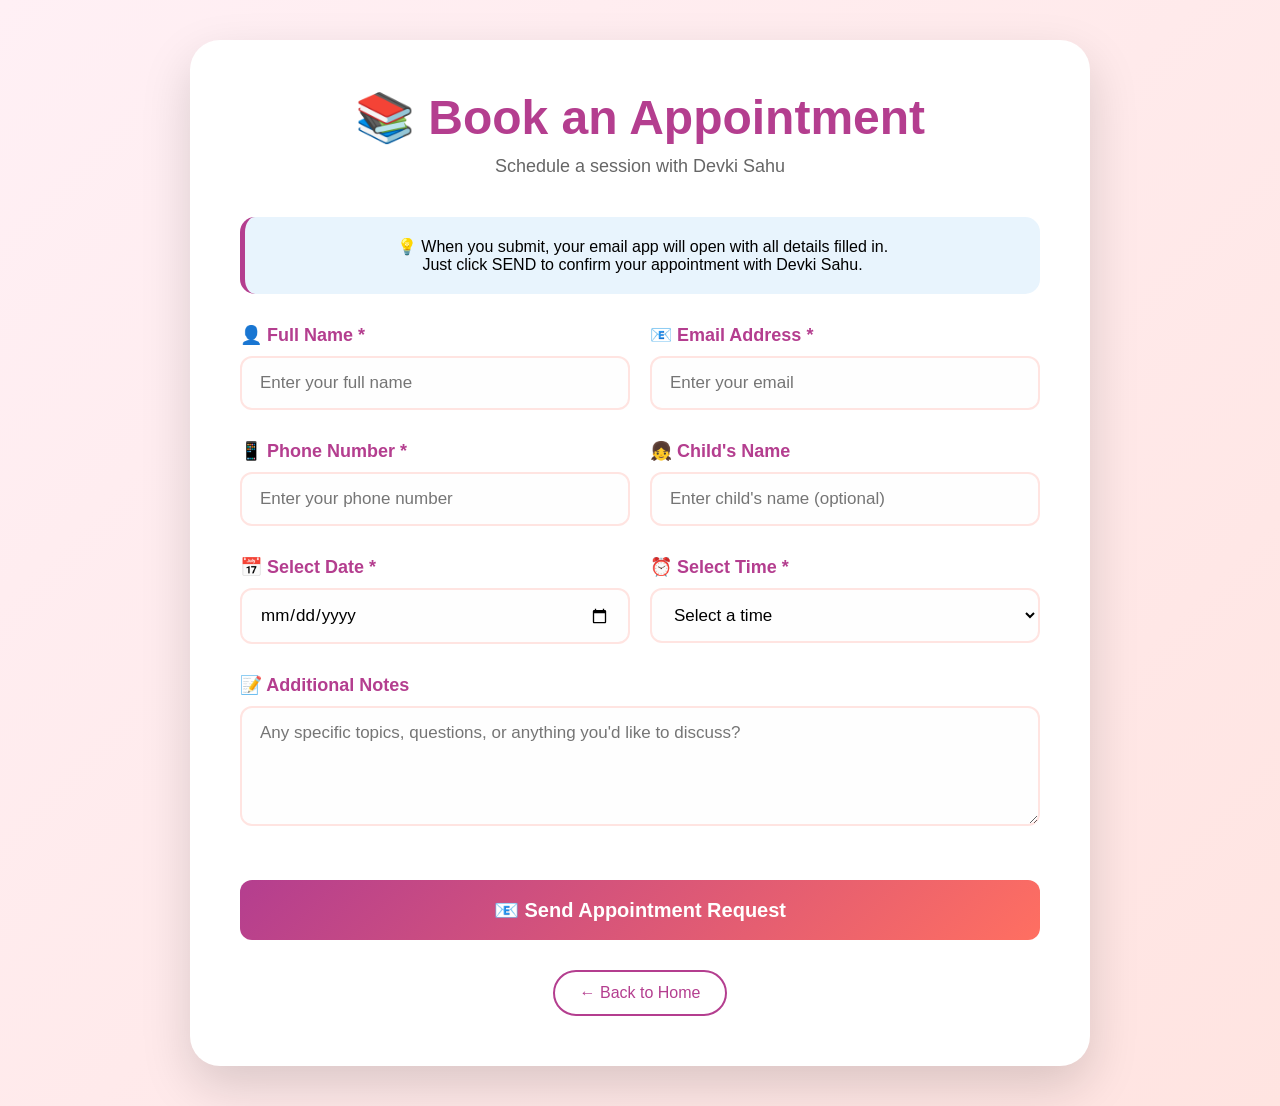
<file: booking.html>
<!DOCTYPE html>
<html lang="en">
<head>
    <meta charset="UTF-8">
    <meta name="viewport" content="width=device-width, initial-scale=1.0">
    <title>Book Appointment - Devki Sahu</title>
    <style>
        * {
            margin: 0;
            padding: 0;
            box-sizing: border-box;
        }
        body {
            font-family: 'Arial', sans-serif;
            background: linear-gradient(135deg, #FFF0F5, #FFE4E1);
            min-height: 100vh;
            padding: 40px 20px;
        }
        .form-container {
            max-width: 900px;
            margin: 0 auto;
            background: white;
            padding: 50px;
            border-radius: 30px;
            box-shadow: 0 20px 50px rgba(0,0,0,0.15);
        }
        h1 {
            color: #B43E8F;
            font-size: 48px;
            margin-bottom: 10px;
            text-align: center;
        }
        .subtitle {
            text-align: center;
            color: #666;
            font-size: 18px;
            margin-bottom: 40px;
        }
        .info {
            background: #e8f4fd;
            padding: 20px;
            border-radius: 15px;
            margin-bottom: 30px;
            font-size: 16px;
            text-align: center;
            border-left: 5px solid #B43E8F;
        }
        .form-group {
            margin-bottom: 30px;
        }
        label {
            display: block;
            font-size: 18px;
            font-weight: bold;
            color: #B43E8F;
            margin-bottom: 10px;
        }
        input, select, textarea {
            width: 100%;
            padding: 15px 18px;
            font-size: 17px;
            border: 2px solid #FFE4E1;
            border-radius: 12px;
            transition: all 0.3s;
            font-family: inherit;
            background: #fefefe;
        }
        input:focus, select:focus, textarea:focus {
            outline: none;
            border-color: #FF6F61;
            box-shadow: 0 0 0 3px rgba(255,111,97,0.2);
            background: white;
        }
        textarea {
            resize: vertical;
            min-height: 120px;
        }
        button {
            width: 100%;
            padding: 18px;
            background: linear-gradient(135deg, #B43E8F, #FF6F61);
            color: white;
            border: none;
            border-radius: 12px;
            font-size: 20px;
            font-weight: bold;
            cursor: pointer;
            transition: all 0.3s;
            margin-top: 20px;
        }
        button:hover {
            transform: translateY(-2px);
            box-shadow: 0 10px 25px rgba(180,62,143,0.3);
        }
        .back-link {
            text-align: center;
            margin-top: 30px;
        }
        .back-link a {
            color: #B43E8F;
            text-decoration: none;
            font-size: 16px;
            display: inline-block;
            padding: 12px 25px;
            border: 2px solid #B43E8F;
            border-radius: 30px;
            transition: all 0.3s;
        }
        .back-link a:hover {
            background: #B43E8F;
            color: white;
        }
        .row {
            display: flex;
            gap: 20px;
        }
        .row .form-group {
            flex: 1;
        }
        @media (max-width: 768px) {
            .form-container {
                padding: 30px;
            }
            h1 {
                font-size: 36px;
            }
            .row {
                flex-direction: column;
                gap: 0;
            }
            input, select, textarea {
                padding: 12px 15px;
                font-size: 16px;
            }
            button {
                padding: 15px;
                font-size: 18px;
            }
        }
        @media (max-width: 480px) {
            .form-container {
                padding: 20px;
            }
            h1 {
                font-size: 28px;
            }
            label {
                font-size: 16px;
            }
        }
    </style>
</head>
<body>
    <div class="form-container">
        <h1>📚 Book an Appointment</h1>
        <p class="subtitle">Schedule a session with Devki Sahu</p>
        
        <div class="info">
            💡 When you submit, your email app will open with all details filled in.<br>
            Just click SEND to confirm your appointment with Devki Sahu.
        </div>
        
        <form id="appointmentForm">
            <div class="row">
                <div class="form-group">
                    <label>👤 Full Name *</label>
                    <input type="text" id="name" placeholder="Enter your full name" required>
                </div>
                
                <div class="form-group">
                    <label>📧 Email Address *</label>
                    <input type="email" id="email" placeholder="Enter your email" required>
                </div>
            </div>
            
            <div class="row">
                <div class="form-group">
                    <label>📱 Phone Number *</label>
                    <input type="tel" id="phone" placeholder="Enter your phone number" required>
                </div>
                
                <div class="form-group">
                    <label>👧 Child's Name</label>
                    <input type="text" id="childName" placeholder="Enter child's name (optional)">
                </div>
            </div>
            
            <div class="row">
                <div class="form-group">
                    <label>📅 Select Date *</label>
                    <input type="date" id="date" required>
                </div>
                
                <div class="form-group">
                    <label>⏰ Select Time *</label>
                    <select id="time" required>
                        <option value="">Select a time</option>
                        <option value="9:00 AM">9:00 AM</option>
                        <option value="10:00 AM">10:00 AM</option>
                        <option value="11:00 AM">11:00 AM</option>
                        <option value="12:00 PM">12:00 PM</option>
                        <option value="1:00 PM">1:00 PM</option>
                        <option value="2:00 PM">2:00 PM</option>
                        <option value="3:00 PM">3:00 PM</option>
                        <option value="4:00 PM">4:00 PM</option>
                        <option value="5:00 PM">5:00 PM</option>
                        <option value="6:00 PM">6:00 PM</option>
                    </select>
                </div>
            </div>
            
            <div class="form-group">
                <label>📝 Additional Notes</label>
                <textarea id="notes" placeholder="Any specific topics, questions, or anything you'd like to discuss?"></textarea>
            </div>
            
            <button type="submit">📧 Send Appointment Request</button>
        </form>
        
        <div class="back-link">
            <a href="index.html">← Back to Home</a>
        </div>
    </div>

    <script>
        // Set minimum date to today
        const today = new Date().toISOString().split('T')[0];
        document.getElementById('date').min = today;
        
        document.getElementById('appointmentForm').addEventListener('submit', function(e) {
            e.preventDefault();
            
            // Get values
            const name = document.getElementById('name').value;
            const email = document.getElementById('email').value;
            const phone = document.getElementById('phone').value;
            const date = document.getElementById('date').value;
            const time = document.getElementById('time').value;
            const childName = document.getElementById('childName').value;
            const notes = document.getElementById('notes').value;
            
            // Check required fields
            if (!name || !email || !phone || !date || !time) {
                alert('⚠️ Please fill in all required fields (*)');
                return;
            }
            
            // Format date nicely
            const formattedDate = new Date(date).toLocaleDateString('en-US', {
                weekday: 'long',
                year: 'numeric',
                month: 'long',
                day: 'numeric'
            });
            
            // Create email
            const subject = `Appointment Request from ${name}`;
            
            let body = `━━━━━━━━━━━━━━━━━━━━━━━━━━━━━━━━━━\n`;
            body += `        NEW APPOINTMENT REQUEST\n`;
            body += `━━━━━━━━━━━━━━━━━━━━━━━━━━━━━━━━━━\n\n`;
            body += `👤 Name: ${name}\n`;
            body += `📧 Email: ${email}\n`;
            body += `📱 Phone: ${phone}\n`;
            body += `📅 Date: ${formattedDate}\n`;
            body += `⏰ Time: ${time}\n`;
            if (childName) body += `👧 Child's Name: ${childName}\n`;
            if (notes) body += `\n📝 Notes:\n${notes}\n`;
            body += `\n━━━━━━━━━━━━━━━━━━━━━━━━━━━━━━━━━━\n`;
            body += `Please confirm this appointment.\n`;
            body += `━━━━━━━━━━━━━━━━━━━━━━━━━━━━━━━━━━`;
            
            // Open email
            window.location.href = `mailto:sahu.devki@gmail.com?subject=${encodeURIComponent(subject)}&body=${encodeURIComponent(body)}`;
            
            // Show success message
            alert('✅ Your email app will now open!\n\nPlease click SEND to confirm your appointment with Devki Sahu.');
            
            // Reset form
            this.reset();
        });
    </script>
</body>
</html>
</file>
